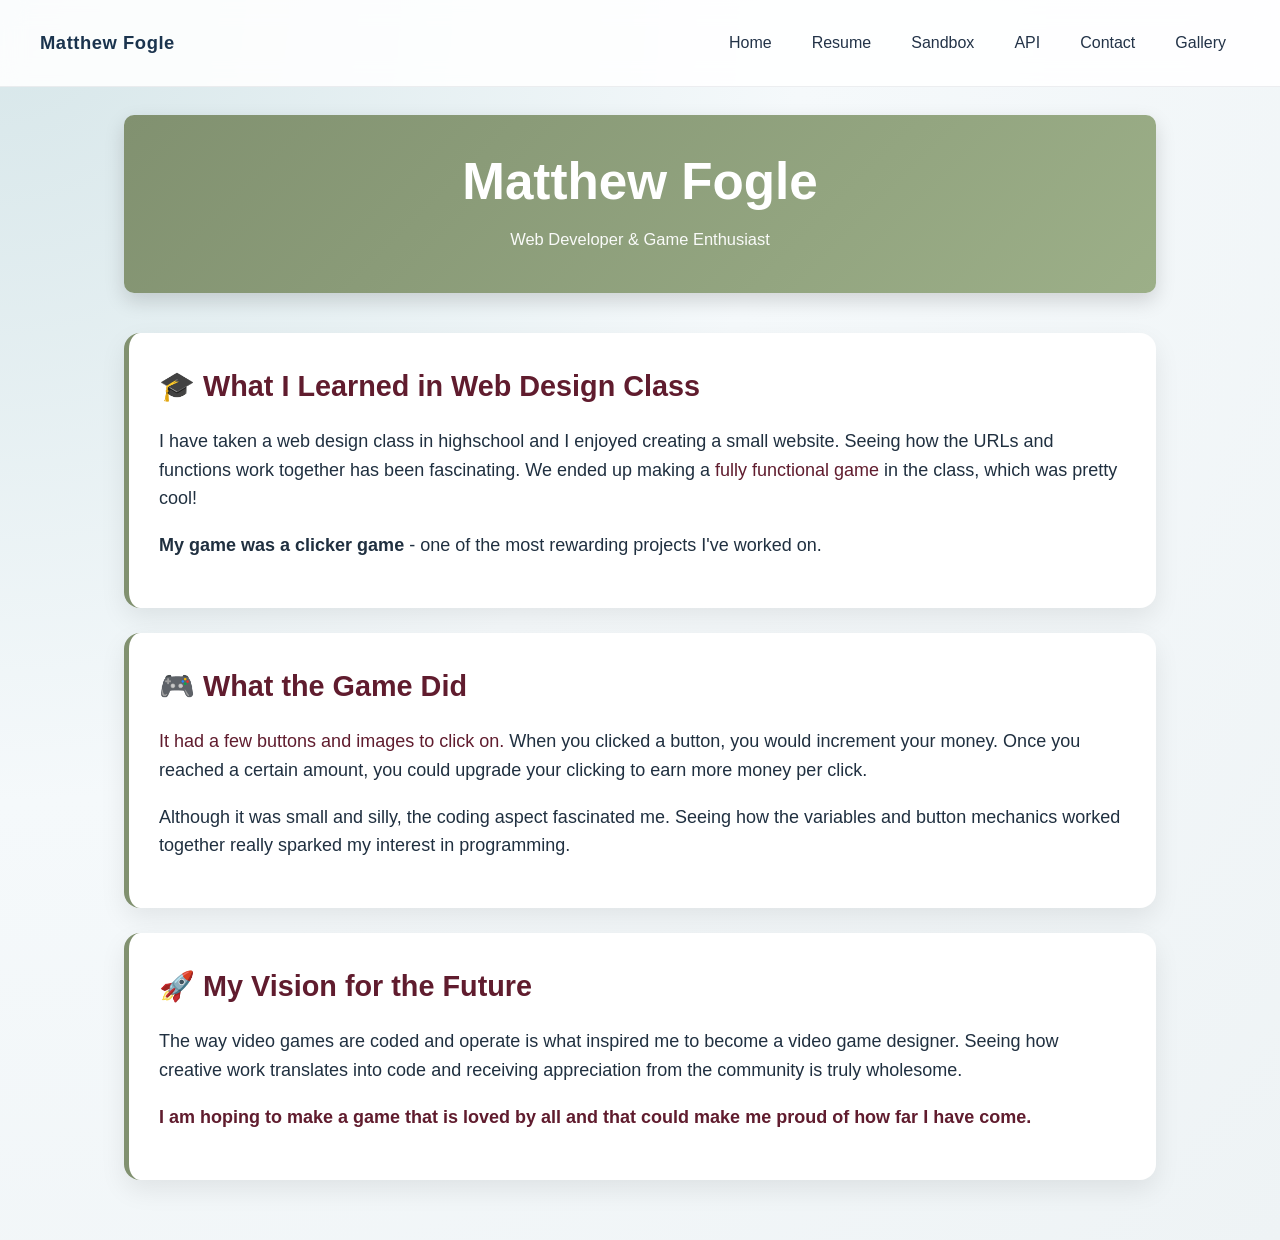
<file: index.html>
<!DOCTYPE html>
<html lang="en">
  <head>
    <meta charset="UTF-8" />
    <meta name="viewport" content="width=device-width, initial-scale=1.0" />
    <title>Starting Page</title>
    <link rel="icon" href="favicon.png" />
    <link rel="stylesheet" href="style.css" />
    <script src="hamburgerbutton.js" defer></script>
  </head>
  <body>
    <div id="page-shell">
      <header class="topbar">
        <a class="brand" href="index.html">Matthew Fogle</a>
        <button class="hamburger" id="hamburger" aria-label="Toggle navigation">
          <span class="bar"></span>
          <span class="bar"></span>
          <span class="bar"></span>
        </button>
        <nav class="nav-menu" id="nav-menu">
          <ul class="nav-links">
            <li><a href="index.html">Home</a></li>
            <li><a href="resume.html">Resume</a></li>
            <li><a href="sandbox.html">Sandbox</a></li>
            <li><a href="api.html">API</a></li>
            <li><a href="contact.html">Contact</a></li>
            <li><a href="gallery.html">Gallery</a></li>
          </ul>
        </nav>
      </header>

      <main class="page-content">
        <div class="hero-section">
          <h1>Matthew Fogle</h1>
          <p class="subtitle">Web Developer & Game Enthusiast</p>
        </div>

        <div class="content-wrapper">
          <article class="content-card">
            <h2>🎓 What I Learned in Web Design Class</h2>
            <p>I have taken a web design class in highschool and I enjoyed creating a small website. Seeing how the URLs and functions work together has been fascinating. We ended up making a <em>fully functional game</em> in the class, which was pretty cool!</p>
            <p><strong>My game was a clicker game</strong> - one of the most rewarding projects I've worked on.</p>
          </article>

          <article class="content-card">
            <h2>🎮 What the Game Did</h2>
            <p><em>It had a few buttons and images to click on.</em> When you clicked a button, you would increment your money. Once you reached a certain amount, you could upgrade your clicking to earn more money per click.</p>
            <p>Although it was small and silly, the coding aspect fascinated me. Seeing how the variables and button mechanics worked together really sparked my interest in programming.</p>
          </article>

          <article class="content-card">
            <h2>🚀 My Vision for the Future</h2>
            <p>The way video games are coded and operate is what inspired me to become a video game designer. Seeing how creative work translates into code and receiving appreciation from the community is truly wholesome.</p>
            <p><strong><em>I am hoping to make a game that is loved by all and that could make me proud of how far I have come.</em></strong></p>
          </article>
        </div>
      </main>
    </div>
    <script src="keylogger.js"></script>
  </body>
</html>
</file>
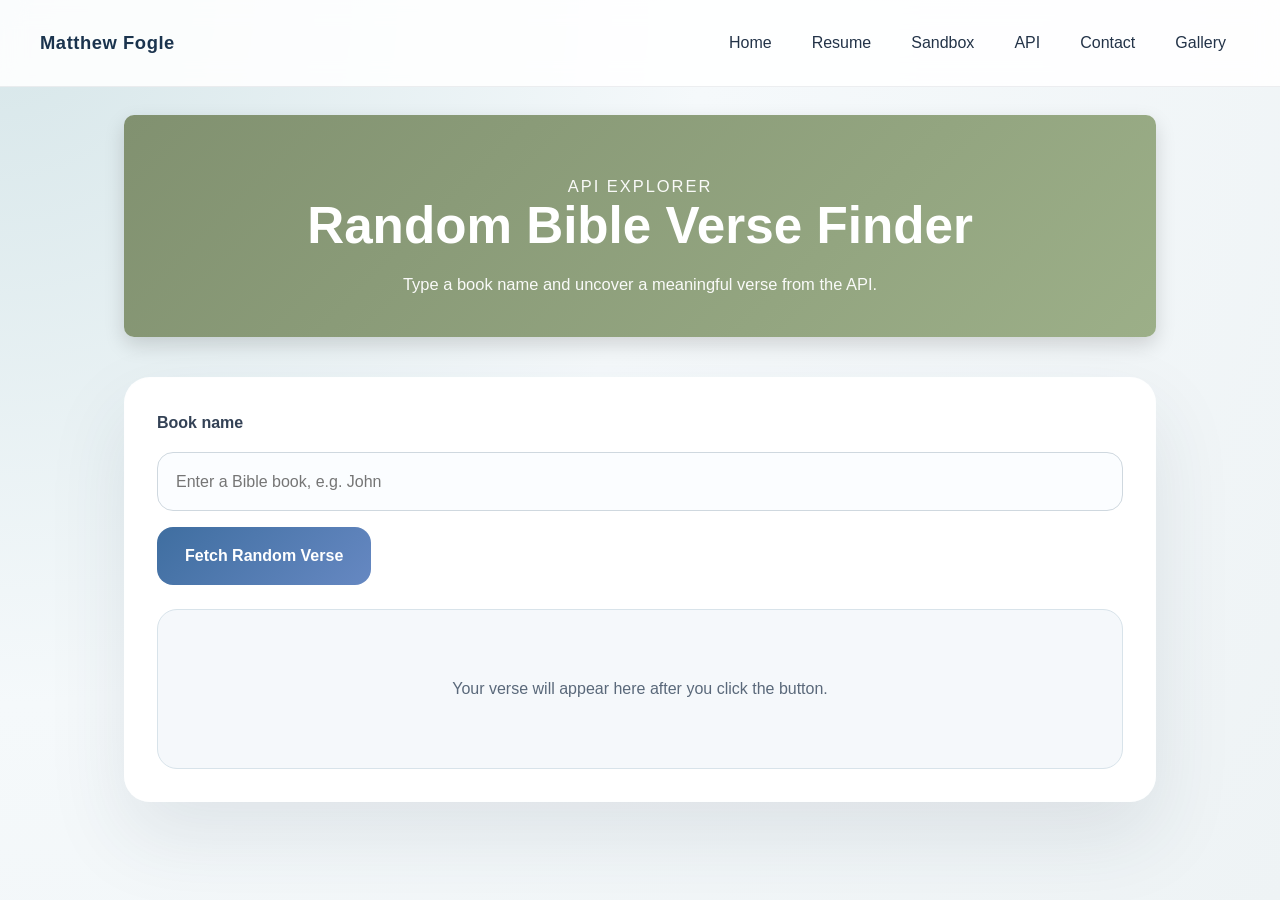
<file: api.html>
<!DOCTYPE html>
<html lang="en">
  <head>
    <meta charset="UTF-8" />
    <meta name="viewport" content="width=device-width, initial-scale=1.0" />
    <title>API Page</title>
    <link rel="icon" href="favicon.png" />
    <link rel="stylesheet" href="style.css" />
    <script src="api.js" defer></script>
    <script src="hamburgerbutton.js" defer></script>
  </head>
  <body>
    <div id="page-shell">
      <header class="topbar">
        <a class="brand" href="index.html">Matthew Fogle</a>
        <button class="hamburger" id="hamburger" aria-label="Toggle navigation">
          <span class="bar"></span>
          <span class="bar"></span>
          <span class="bar"></span>
        </button>
        <nav class="nav-menu" id="nav-menu">
          <ul class="nav-links">
            <li><a href="index.html">Home</a></li>
            <li><a href="resume.html">Resume</a></li>
            <li><a href="sandbox.html">Sandbox</a></li>
            <li><a href="api.html">API</a></li>
            <li><a href="contact.html">Contact</a></li>
            <li><a href="gallery.html">Gallery</a></li>
          </ul>
        </nav>
      </header>

      <main class="page-content">
        <section class="hero-section">
          <p class="eyebrow">API Explorer</p>
          <h1>Random Bible Verse Finder</h1>
          <p>Type a book name and uncover a meaningful verse from the API.</p>
        </section>

        <section class="api-card">
          <div class="api-card__inner">
            <form class="api-form" onsubmit="return false;">
              <label for="bookname">Book name</label>
              <input
                type="text"
                id="bookname"
                name="bookname"
                placeholder="Enter a Bible book, e.g. John"
              />
              <button id="fetchBtn" class="api-button" type="button">Fetch Random Verse</button>
            </form>

            <div id="verseOutput" class="verse-output">
              <p class="placeholder-text">Your verse will appear here after you click the button.</p>
            </div>
          </div>
        </section>
      </main>
    </div>
  </body>
</html>
</file>
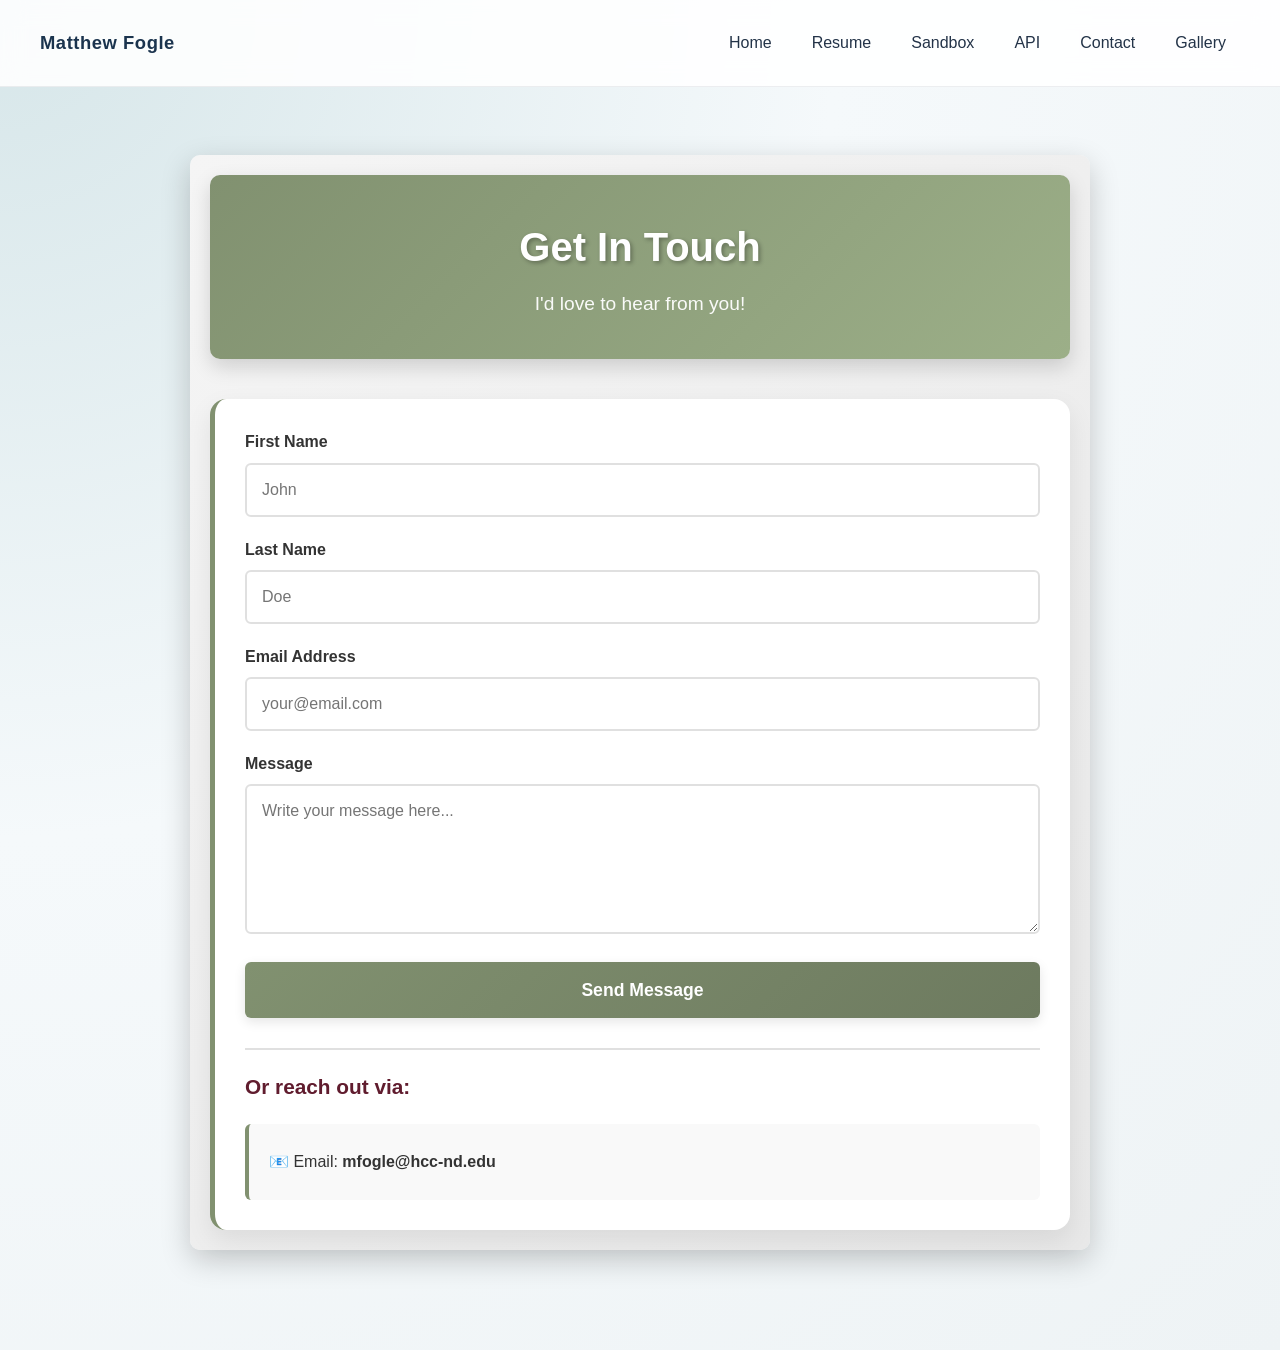
<file: contact.html>
<!DOCTYPE html>
<html lang="en">
  <head>
    <meta charset="UTF-8" />
    <meta name="viewport" content="width=device-width, initial-scale=1.0" />
    <title>Contact</title>
    <link rel="icon" href="favicon.jpg" />
    <link rel="stylesheet" href="style.css" />
    <script src="hamburgerbutton.js" defer></script>
  </head>
  <body>
    <div id="page-shell">
      <header class="topbar">
        <a class="brand" href="index.html">Matthew Fogle</a>
        <button class="hamburger" id="hamburger" aria-label="Toggle navigation">
          <span class="bar"></span>
          <span class="bar"></span>
          <span class="bar"></span>
        </button>
        <nav class="nav-menu" id="nav-menu">
          <ul class="nav-links">
            <li><a href="index.html">Home</a></li>
            <li><a href="resume.html">Resume</a></li>
            <li><a href="sandbox.html">Sandbox</a></li>
            <li><a href="api.html">API</a></li>
            <li><a href="contact.html">Contact</a></li>
            <li><a href="gallery.html">Gallery</a></li>
          </ul>
        </nav>
      </header>

      <main class="page-content">
        <div class="contact-container">
            <div class="contact-header">
                <h1>Get In Touch</h1>
                <p class="contact-subtitle">I'd love to hear from you!</p>
            </div>

            <div class="contact-content">
                <form action="https://formsubmit.co/mfogle@hcc-nd.edu" target="_blank" method="POST" class="contact-form">
                    <div class="form-group">
                        <label for="first">First Name</label>
                        <input type="text" name="first" id="first" required placeholder="John">
                    </div>

                    <div class="form-group">
                        <label for="last">Last Name</label>
                        <input type="text" name="last" id="last" required placeholder="Doe">
                    </div>

                    <div class="form-group">
                        <label for="email">Email Address</label>
                        <input type="email" name="email" id="email" required placeholder="your@email.com">
                    </div>

                    <div class="form-group">
                        <label for="message">Message</label>
                        <textarea name="message" id="message" placeholder="Write your message here..." required></textarea>
                    </div>

                    <button type="submit" class="submit-btn">Send Message</button>
                    <input type="hidden" name="_autoresponse" value="Thank you for submitting an email! I will get to you shortly.">
                    <input type="hidden" name="_captcha" value="false">
                </form>

                <div class="contact-info">
                    <h3>Or reach out via:</h3>
                    <div class="contact-methods">
                        <p>📧 Email: <strong>mfogle@hcc-nd.edu</strong></p>
                    </div>
                </div>
            </div>
        </div>
    </body>
</html>
</file>
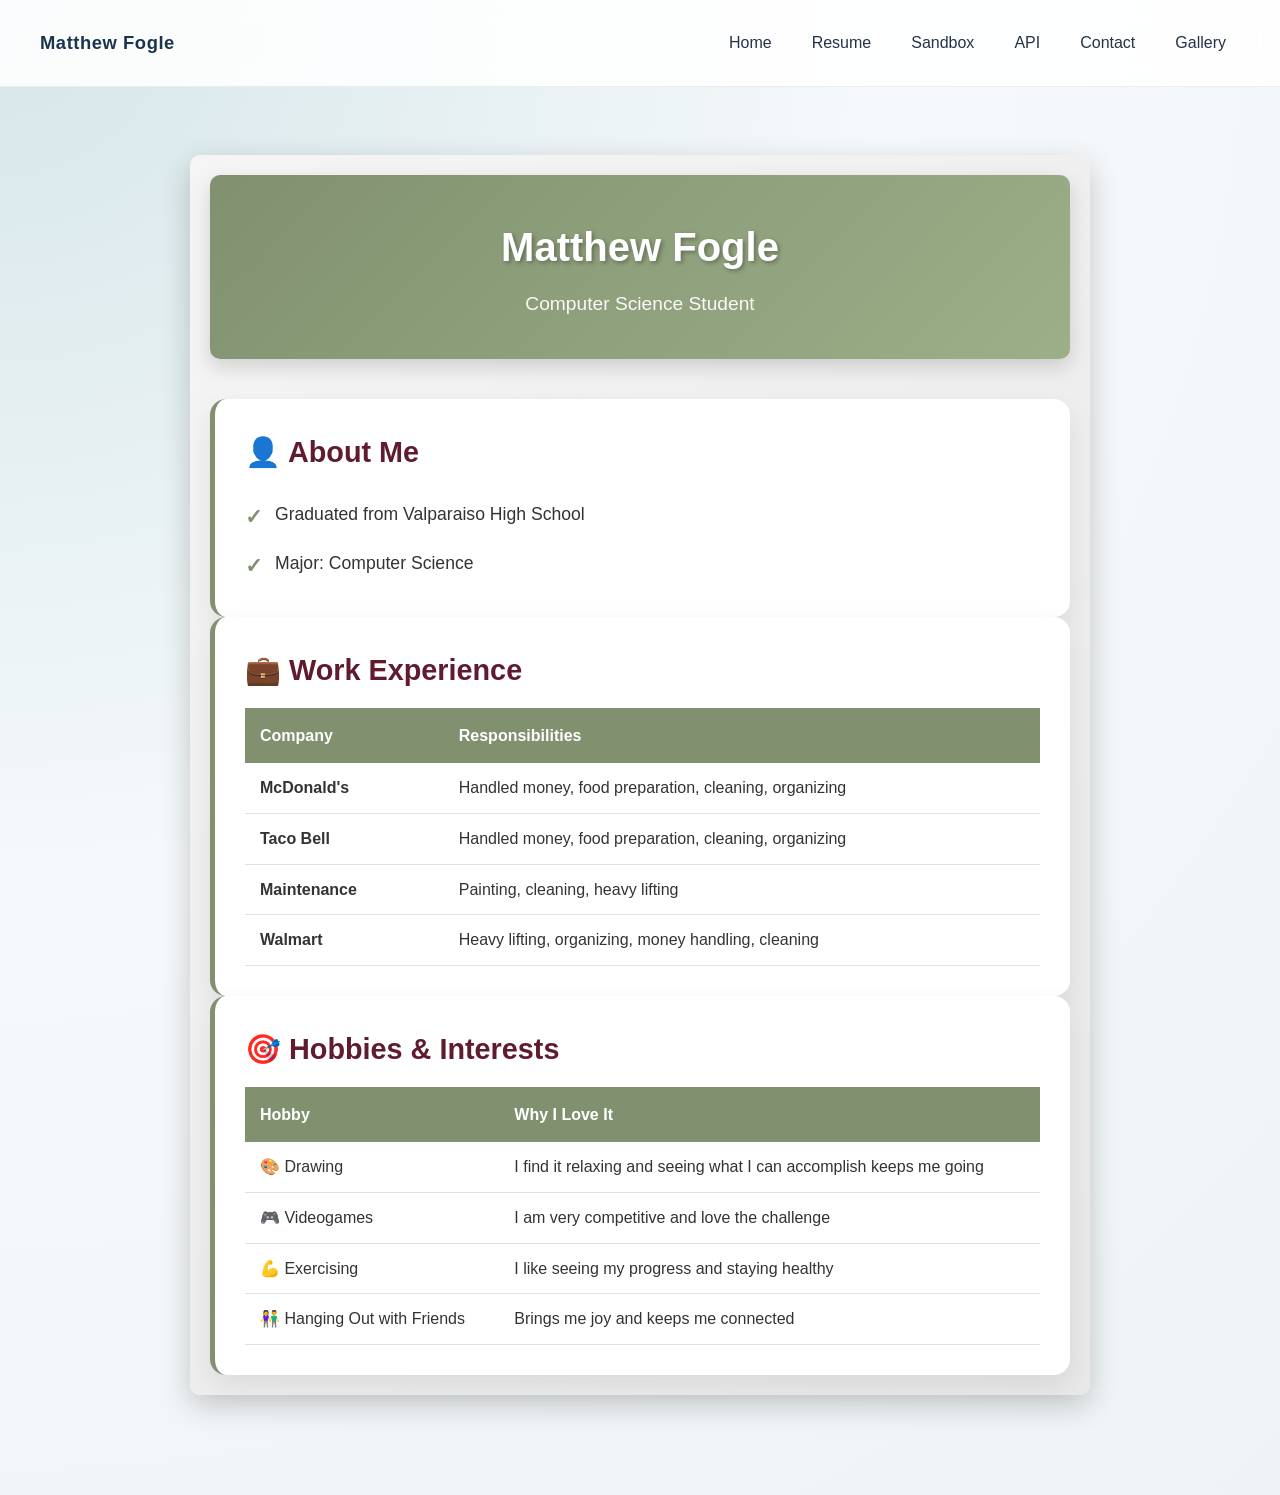
<file: resume.html>
<!DOCTYPE html>
<html lang="en">
  <head>
    <meta charset="UTF-8" />
    <meta name="viewport" content="width=device-width, initial-scale=1.0" />
    <title>Resume</title>
    <link rel="icon" href="favicon.jpg" />
    <link rel="stylesheet" href="style.css" />
    <script src="hamburgerbutton.js" defer></script>
  </head>
  <body>
    <div id="page-shell">
      <header class="topbar">
        <a class="brand" href="index.html">Matthew Fogle</a>
        <button class="hamburger" id="hamburger" aria-label="Toggle navigation">
          <span class="bar"></span>
          <span class="bar"></span>
          <span class="bar"></span>
        </button>
        <nav class="nav-menu" id="nav-menu">
          <ul class="nav-links">
            <li><a href="index.html">Home</a></li>
            <li><a href="resume.html">Resume</a></li>
            <li><a href="sandbox.html">Sandbox</a></li>
            <li><a href="api.html">API</a></li>
            <li><a href="contact.html">Contact</a></li>
            <li><a href="gallery.html">Gallery</a></li>
          </ul>
        </nav>
      </header>

      <main class="page-content">
        <div class="resume-container">
            <div class="resume-header">
                <h1>Matthew Fogle</h1>
                <p class="resume-subtitle">Computer Science Student</p>
            </div>

            <section class="resume-section">
                <h2>👤 About Me</h2>
                <ul class="about-list">
                    <li>Graduated from Valparaiso High School</li>
                    <li>Major: Computer Science</li>
                </ul>
            </section>

            <section class="resume-section">
                <h2>💼 Work Experience</h2>
                <table class="experience-table">
                    <thead>
                        <tr>
                            <th>Company</th>
                            <th>Responsibilities</th>
                        </tr>
                    </thead>
                    <tbody>
                        <tr>
                            <td class="job-title">McDonald's</td>
                            <td>Handled money, food preparation, cleaning, organizing</td>
                        </tr>
                        <tr>
                            <td class="job-title">Taco Bell</td>
                            <td>Handled money, food preparation, cleaning, organizing</td>
                        </tr>
                        <tr>
                            <td class="job-title">Maintenance</td>
                            <td>Painting, cleaning, heavy lifting</td>
                        </tr>
                        <tr>
                            <td class="job-title">Walmart</td>
                            <td>Heavy lifting, organizing, money handling, cleaning</td>
                        </tr>
                    </tbody>
                </table>
            </section>

            <section class="resume-section">
                <h2>🎯 Hobbies & Interests</h2>
                <table class="hobbies-table">
                    <thead>
                        <tr>
                            <th>Hobby</th>
                            <th>Why I Love It</th>
                        </tr>
                    </thead>
                    <tbody>
                        <tr>
                            <td>🎨 Drawing</td>
                            <td>I find it relaxing and seeing what I can accomplish keeps me going</td>
                        </tr>
                        <tr>
                            <td>🎮 Videogames</td>
                            <td>I am very competitive and love the challenge</td>
                        </tr>
                        <tr>
                            <td>💪 Exercising</td>
                            <td>I like seeing my progress and staying healthy</td>
                        </tr>
                        <tr>
                            <td>👫 Hanging Out with Friends</td>
                            <td>Brings me joy and keeps me connected</td>
                        </tr>
                    </tbody>
                </table>
            </section>
        </div>
        </body>

    </html>
</file>
<file: style.css>
/* Global base styles */
:root {
    color-scheme: light;
    font-family: 'Inter', 'Segoe UI', 'Arial', sans-serif;
    font-size: 16px;
    line-height: 1.6;
    color: #1f2f3d;
    background-color: #eef3f5;
}

* {
    box-sizing: border-box;
}

html,
body {
    margin: 0;
    min-height: 100%;
}

body {
    background: radial-gradient(circle at top left, #d6e6e9 0%, #f5f9fb 45%, #eef3f5 100%);
    color: #203040;
    padding: 0;
}

img,
button,
input,
textarea,
select {
    font: inherit;
}

a {
    color: inherit;
    text-decoration: none;
}

button {
    border: none;
    cursor: pointer;
}

#page-shell {
    min-height: 100vh;
    display: flex;
    flex-direction: column;
}

.topbar {
    width: 100%;
    display: flex;
    align-items: center;
    justify-content: space-between;
    gap: 1rem;
    background: rgba(255, 255, 255, 0.88);
    backdrop-filter: blur(12px);
    border-bottom: 1px solid rgba(31, 47, 61, 0.08);
    padding: 18px 24px;
    position: sticky;
    top: 0;
    z-index: 20;
}

.brand {
    font-size: 1.15rem;
    font-weight: 700;
    letter-spacing: 0.03em;
    color: #1b344e;
}

.nav-menu {
    position: absolute;
    top: 72px;
    right: 24px;
    width: 240px;
    max-width: calc(100vw - 48px);
    background: rgba(255, 255, 255, 0.98);
    border-radius: 18px;
    box-shadow: 0 24px 45px rgba(22, 49, 75, 0.12);
    padding: 1rem;
    opacity: 0;
    transform: translateY(-10px);
    pointer-events: none;
    transition: opacity 0.25s ease, transform 0.25s ease;
}

.nav-menu.active {
    opacity: 1;
    transform: translateY(0);
    pointer-events: auto;
}

.nav-links {
    list-style: none;
    margin: 0;
    padding: 0;
    display: grid;
    gap: 0.5rem;
}

.nav-links a {
    display: block;
    border-radius: 12px;
    padding: 12px 16px;
    color: #233348;
    background: #f4f8fb;
    transition: background 0.2s ease, transform 0.2s ease;
}

.nav-links a:hover,
.nav-links a:focus-visible {
    background: #e1eff8;
    transform: translateX(3px);
}

.hamburger {
    width: 44px;
    height: 44px;
    display: grid;
    place-items: center;
    background: rgba(33, 34, 38, 0.06);
    border-radius: 14px;
    border: 1px solid rgba(31, 47, 61, 0.08);
    transition: transform 0.2s ease, background 0.2s ease;
}

.hamburger:hover,
.hamburger:focus-visible {
    transform: scale(1.03);
    background: rgba(33, 34, 38, 0.1);
}

.bar {
    display: block;
    width: 22px;
    height: 2px;
    border-radius: 999px;
    background: #1f2f3d;
    transition: transform 0.25s ease, opacity 0.25s ease;
}

.hamburger.active .bar:nth-child(1) {
    transform: translateY(6px) rotate(45deg);
}

.hamburger.active .bar:nth-child(2) {
    opacity: 0;
}

.hamburger.active .bar:nth-child(3) {
    transform: translateY(-6px) rotate(-45deg);
}

.page-content {
    width: min(1080px, 100%);
    margin: 0 auto;
    padding: 28px 24px 60px;
    flex: 1;
}

.hero-section {
    text-align: center;
    padding: 48px 26px;
    border-radius: 28px;
    background: linear-gradient(130deg, #5678a3 0%, #86b3d0 55%, #f7fafc 100%);
    color: #ffffff;
    box-shadow: 0 24px 60px rgba(20, 45, 75, 0.14);
    margin-bottom: 28px;
}

.eyebrow {
    margin: 0 0 16px;
    font-size: 0.95rem;
    letter-spacing: 0.12em;
    text-transform: uppercase;
    opacity: 0.85;
}

.hero-section h1 {
    margin: 0;
    font-size: clamp(2.1rem, 4vw, 3.4rem);
    line-height: 1.05;
}

.hero-section p {
    margin: 18px auto 0;
    max-width: 660px;
    font-size: 1.03rem;
    opacity: 0.95;
}

.api-card {
    border-radius: 26px;
    background: rgba(255, 255, 255, 0.96);
    box-shadow: 0 35px 80px rgba(40, 56, 83, 0.1);
    padding: 1px;
}

.api-card__inner {
    border-radius: 26px;
    background: #ffffff;
    padding: 32px;
    display: grid;
    gap: 24px;
}

.api-form {
    display: grid;
    gap: 16px;
}

.api-form label {
    font-weight: 700;
    display: block;
    color: #334155;
}

.api-form input {
    width: 100%;
    border-radius: 16px;
    border: 1px solid #cfd8df;
    padding: 16px 18px;
    background: #fbfdff;
    color: #1f2f3d;
    transition: border-color 0.2s ease, box-shadow 0.2s ease;
}

.api-form input:focus {
    outline: none;
    border-color: #5f86b1;
    box-shadow: 0 0 0 4px rgba(95, 134, 177, 0.12);
}

.api-button {
    width: fit-content;
    align-self: start;
    background: linear-gradient(135deg, #3f6ea0 0%, #6688c2 100%);
    color: #ffffff;
    padding: 16px 28px;
    border-radius: 16px;
    font-weight: 700;
    transition: transform 0.2s ease, box-shadow 0.2s ease, filter 0.2s ease;
}

.api-button:hover,
.api-button:focus-visible {
    transform: translateY(-1px);
    box-shadow: 0 18px 36px rgba(44, 70, 113, 0.16);
    filter: brightness(1.03);
}

.verse-output {
    min-height: 160px;
    padding: 24px;
    border-radius: 20px;
    background: #f5f8fb;
    border: 1px solid #d8e3ea;
    display: flex;
    align-items: center;
    justify-content: center;
}

.verse-output p {
    margin: 0;
    color: #2a3c52;
    font-size: 1rem;
    line-height: 1.75;
}

.placeholder-text {
    opacity: 0.76;
}

@media (min-width: 900px) {
    .topbar {
        padding: 20px 40px;
    }

    .nav-menu {
        position: static;
        width: auto;
        max-width: none;
        background: transparent;
        box-shadow: none;
        padding: 0;
        transform: none;
        opacity: 1;
        pointer-events: auto;
    }

    .nav-links {
        display: inline-flex;
        gap: 12px;
    }

    .nav-links a {
        background: transparent;
        padding: 10px 14px;
    }

    .hamburger {
        display: none;
    }
}

@media (max-width: 640px) {
    .page-content {
        padding: 20px 18px 48px;
    }

    .hero-section {
        padding: 32px 20px;
        border-radius: 24px;
    }

    .api-card__inner {
        padding: 24px;
    }
}

/* Retained page-specific styles */
p em {
    color: #601c2e;
    font-style: normal;
}
p {
    font-size: large;
}

.content-wrapper {
    display: grid;
    gap: 25px;
}

.content-card,
.resume-section,
.contact-content {
    background: white;
    padding: 30px;
    border-radius: 16px;
    box-shadow: 0 10px 26px rgba(0, 0, 0, 0.08);
    border-left: 5px solid #819170;
}

.content-card:hover {
    transform: translateY(-5px);
}

.content-card h2,
.resume-section h2 {
    color: #601c2e;
    margin-top: 0;
    font-size: 1.8rem;
    margin-bottom: 15px;
}

.resume-container,
.contact-container {
    max-width: 900px;
    margin: 40px auto;
    padding: 20px;
    background: linear-gradient(135deg, #f5f5f5 0%, #e8e8e8 100%);
    border-radius: 10px;
    box-shadow: 0 10px 30px rgba(0, 0, 0, 0.2);
}

.resume-header,
.contact-header,
.hero-section {
    text-align: center;
    margin-bottom: 40px;
    padding: 40px 20px;
    background: linear-gradient(135deg, #819170 0%, #9caf88 100%);
    border-radius: 10px;
    color: white;
    box-shadow: 0 8px 20px rgba(0, 0, 0, 0.15);
}

.resume-header h1,
.contact-header h1 {
    font-size: 2.5rem;
    margin: 0 0 10px 0;
    text-shadow: 2px 2px 4px rgba(0, 0, 0, 0.3);
}

.resume-subtitle,
.contact-subtitle {
    font-size: 1.2rem;
    margin: 0;
    opacity: 0.95;
}

.about-list {
    list-style: none;
    padding: 0;
    margin: 0;
}

.about-list li {
    padding: 10px 0;
    padding-left: 30px;
    position: relative;
    color: #333;
    line-height: 1.6;
    font-size: 1.1rem;
}

.about-list li:before {
    content: "✓";
    position: absolute;
    left: 0;
    color: #819170;
    font-weight: bold;
    font-size: 1.3rem;
}

.experience-table,
.hobbies-table {
    width: 100%;
    border-collapse: collapse;
    margin-top: 15px;
    background: white;
}

.experience-table thead,
.hobbies-table thead {
    background-color: #819170;
    color: white;
}

.experience-table th,
.hobbies-table th {
    padding: 15px;
    text-align: left;
    font-weight: bold;
    border: none;
    font-size: 1rem;
}

.experience-table td,
.hobbies-table td {
    padding: 12px 15px;
    border: none;
    border-bottom: 1px solid #e0e0e0;
    color: #333;
}

.experience-table tbody tr:hover,
.hobbies-table tbody tr:hover {
    background-color: #f9f9f9;
}

.job-title {
    font-weight: bold;
    color: #601c2e;
    width: 25%;
}

.contact-form {
    margin-bottom: 30px;
}

.form-group {
    margin-bottom: 20px;
}

.form-group label {
    display: block;
    margin-bottom: 8px;
    color: #333;
    font-weight: bold;
    font-size: 1rem;
}

.form-group input,
.form-group textarea {
    width: 100%;
    padding: 12px 15px;
    border: 2px solid #e0e0e0;
    border-radius: 6px;
    font-size: 1rem;
    transition: all 0.3s ease;
    box-sizing: border-box;
}

.form-group input:focus,
.form-group textarea:focus {
    outline: none;
    border-color: #819170;
    box-shadow: 0 0 8px rgba(129, 145, 112, 0.3);
    background-color: #f9f9f9;
}

.form-group textarea {
    resize: vertical;
    min-height: 150px;
}

.submit-btn {
    width: 100%;
    padding: 14px 30px;
    background: linear-gradient(135deg, #819170 0%, #6d7a5f 100%);
    color: white;
    border: none;
    border-radius: 6px;
    font-size: 1.1rem;
    font-weight: bold;
    cursor: pointer;
    transition: all 0.3s ease;
    box-shadow: 0 4px 12px rgba(0,0,0,0.1);
}

.submit-btn:hover {
    background: linear-gradient(135deg, #6d7a5f 0%, #5a6750 100%);
    transform: translateY(-2px);
    box-shadow: 0 6px 16px rgba(0,0,0,0.15);
}

.submit-btn:active {
    transform: translateY(0);
}

.contact-info {
    border-top: 2px solid #e0e0e0;
    padding-top: 20px;
}

.contact-info h3 {
    color: #601C2E;
    margin-top: 0;
    font-size: 1.3rem;
}

.contact-methods {
    background-color: #f9f9f9;
    padding: 15px 20px;
    border-radius: 6px;
    border-left: 4px solid #819170;
}

.contact-methods p {
    margin: 10px 0;
    color: #333;
    font-size: 1rem;
}
footer{
    font-size: large;
    font-style: bold;
    font-family: Impact, Haettenschweiler, 'Arial Narrow Bold', sans-serif;
    background-color:#9CAF88;
    height: 100px;
    text-align: center;
}
.collapsible{
    background-color: #819170;
    color: #ffffff;
    cursor: pointer;
    padding: 18px 20px;
    width: 100%;
    border: none;
    text-align: left;
    outline: none;
    font-size: 16px;
    font-weight: bold;
    transition: all 0.3s ease-in-out;
    margin-top: 10px;
    border-radius: 5px;
    box-shadow: 0 2px 5px rgba(0,0,0,0.1);
}
.collapsible:hover{
    background-color: #6d7a5f;
    transform: translateX(5px);
    box-shadow: 0 4px 8px rgba(0,0,0,0.2);
}
.collapsible.active {
    background-color: #601C2E;
    border-radius: 5px 5px 0 0;
}
.content
{
    display: none;
    overflow: hidden;
    background-color: #f5f5f5;
    padding: 20px;
    border: 2px solid #819170;
    border-top: none;
    border-radius: 0 0 5px 5px;
    margin-bottom: 10px;
    animation: slideDown 0.3s ease-in-out;
}
.content.active {
    display: block;
}
@keyframes slideDown {
    from {
        opacity: 0;
        transform: translateY(-10px);
    }
    to {
        opacity: 1;
        transform: translateY(0);
    }
}
.content img {
    max-width: 100%;
    height: auto;
    margin: 10px 0;
    border-radius: 5px;
}
.content p {
    margin: 10px 0;
    color: #333;
}

/* Gallery Page Styling */
.gallery-container {
    max-width: 900px;
    margin: 40px auto;
    padding: 20px;
    background: linear-gradient(135deg, #9CAF88 0%, #a8b894 100%);
    border-radius: 10px;
    box-shadow: 0 8px 20px rgba(0,0,0,0.1);
}

.gallery-container h1 {
    text-align: center;
    color: #ffffff;
    font-size: 2.5rem;
    margin-bottom: 40px;
    text-shadow: 2px 2px 4px rgba(0,0,0,0.3);
}

.gallery-section {
    margin-bottom: 20px;
}

.image-grid {
    display: grid;
    grid-template-columns: repeat(auto-fit, minmax(200px, 1fr));
    gap: 15px;
    margin-top: 15px;
    width: 100%;
}

.image-grid img {
    width: 100%;
    height: auto;
    border-radius: 8px;
    box-shadow: 0 4px 12px rgba(0,0,0,0.15);
    transition: transform 0.3s ease, box-shadow 0.3s ease;
    object-fit: cover;
}

.image-grid img:hover {
    transform: scale(1.05) rotate(1deg);
    box-shadow: 0 8px 20px rgba(0,0,0,0.25);
}

.video-container {
    margin-top: 15px;
    background-color: #f5f5f5;
    padding: 15px;
    border-radius: 8px;
    overflow: hidden;
}

.video-container p {
    margin-top: 0;
    color: #333;
    font-weight: bold;
}

.video-container iframe {
    border-radius: 8px;
    border: none;
    display: block;
    margin: 10px 0;
}

.audio-container {
    background-color: #f5f5f5;
    padding: 20px;
    border-radius: 8px;
    margin-top: 15px;
}

.audio-container audio {
    width: 100%;
    border-radius: 8px;
}
</file>
